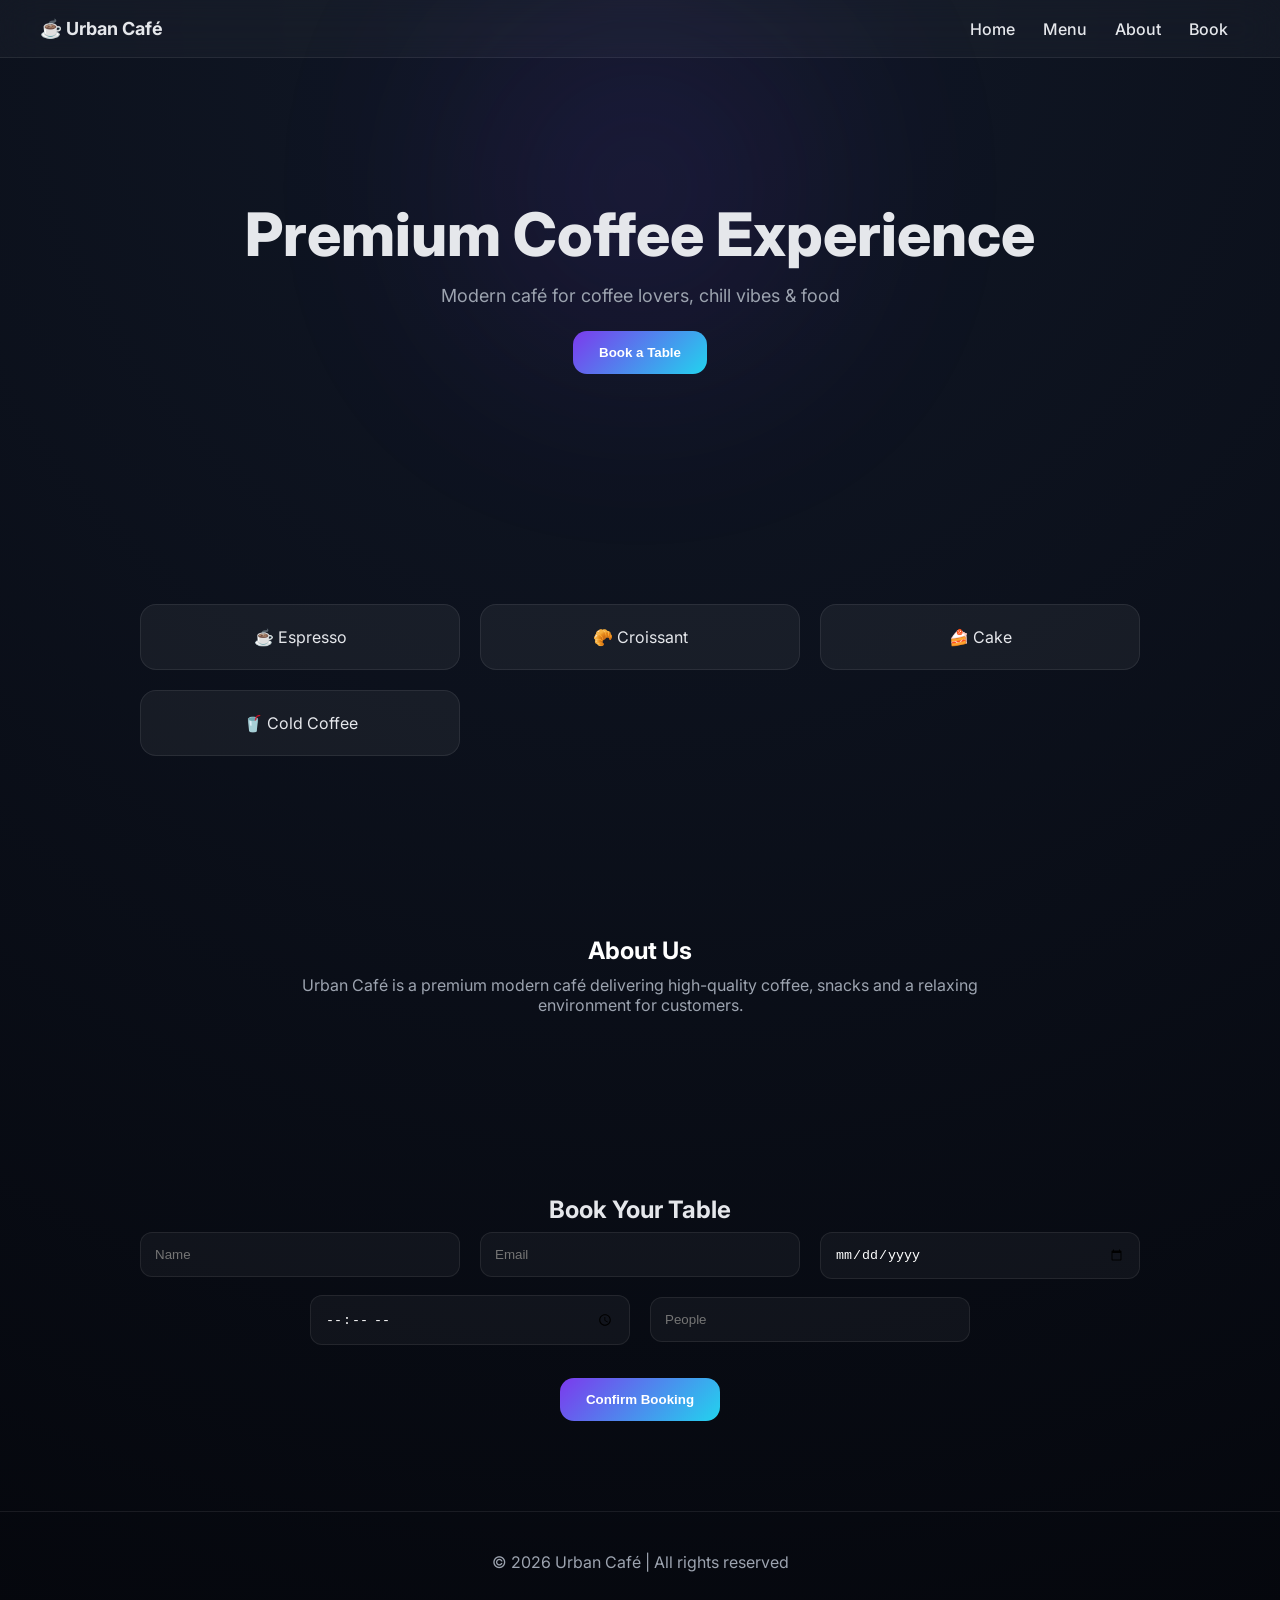
<file: index.html>
<!DOCTYPE html>
<html lang="en">
<head>
<meta charset="UTF-8">
<title>Urban Café</title>

<style>
@import url('https://fonts.googleapis.com/css2?family=Inter:wght@300;400;500;600;700&display=swap');

:root{
  --bg:#05070d;
  --text:#e5e7eb;
  --muted:#9ca3af;
  --card:rgba(255,255,255,0.05);
  --border:rgba(255,255,255,0.08);
  --accent1:#7c3aed;
  --accent2:#22d3ee;
}

*{
  margin:0;
  padding:0;
  box-sizing:border-box;
}

body{
  font-family:Inter;
  background: radial-gradient(circle at top,#111827,var(--bg));
  color:var(--text);
  overflow-x:hidden;
}

/* NAVBAR */
header{
  display:flex;
  justify-content:space-between;
  align-items:center;
  padding:18px 40px;

  position:sticky;
  top:0;

  backdrop-filter:blur(20px);
  background:rgba(255,255,255,0.03);
  border-bottom:1px solid var(--border);
}

.logo{
  font-weight:700;
  font-size:18px;
}

nav a{
  margin:0 12px;
  text-decoration:none;
  color:var(--text);
  font-weight:500;
  transition:0.3s;
}

nav a:hover{
  color:var(--accent2);
}

/* HERO */
.hero{
  text-align:center;
  padding:140px 20px;
  position:relative;
}

.hero::before{
  content:"";
  position:absolute;
  width:500px;
  height:500px;
  background:radial-gradient(circle,var(--accent1),transparent 60%);
  filter:blur(120px);
  top:-120px;
  left:50%;
  transform:translateX(-50%);
  opacity:0.25;
  z-index:-1;
}

.hero h1{
  font-size:60px;
  font-weight:800;
}

.hero p{
  margin-top:15px;
  color:var(--muted);
  font-size:18px;
}

/* BUTTON */
button{
  margin-top:25px;
  padding:14px 26px;
  border:none;
  border-radius:14px;

  background:linear-gradient(135deg,var(--accent1),var(--accent2));
  color:white;
  font-weight:600;
  cursor:pointer;

  transition:0.3s;
}

button:hover{
  transform:translateY(-4px);
}

/* SECTION */
section{
  padding:90px 20px;
}

/* CARDS */
.grid{
  display:grid;
  grid-template-columns:repeat(auto-fit,minmax(240px,1fr));
  gap:20px;
  max-width:1000px;
  margin:auto;
}

.card{
  background:var(--card);
  border:1px solid var(--border);
  padding:22px;
  border-radius:16px;
  text-align:center;

  transition:0.3s;
}

.card:hover{
  transform:translateY(-10px);
  border-color:rgba(34,211,238,0.4);
}

/* ABOUT */
.about{
  max-width:800px;
  margin:auto;
  text-align:center;
  color:var(--muted);
}

.about h2{
  color:white;
  margin-bottom:10px;
}

/* BOOKING */
.booking{
  text-align:center;
}

input{
  width:320px;
  padding:14px;
  margin:8px;
  border-radius:12px;

  background:rgba(255,255,255,0.04);
  border:1px solid var(--border);
  color:white;
  outline:none;
}

input:focus{
  border-color:var(--accent2);
  box-shadow:0 0 0 3px rgba(34,211,238,0.15);
}

/* FOOTER */
footer{
  text-align:center;
  padding:40px;
  color:var(--muted);
  border-top:1px solid var(--border);
}

/* ANIMATION */
.fade{
  opacity:0;
  transform:translateY(40px);
  transition:0.8s;
}

.fade.show{
  opacity:1;
  transform:translateY(0);
}
</style>
</head>

<body>

<header>
<div class="logo">☕ Urban Café</div>

<nav>
  <a href="#home">Home</a>
  <a href="#menu">Menu</a>
  <a href="#about">About</a>
  <a href="#book">Book</a>
</nav>
</header>

<!-- HERO -->
<section id="home" class="hero fade">
  <h1>Premium Coffee Experience</h1>
  <p>Modern café for coffee lovers, chill vibes & food</p>

  <button onclick="document.getElementById('book').scrollIntoView({behavior:'smooth'})">
    Book a Table
  </button>
</section>

<!-- MENU -->
<section id="menu" class="fade">
  <div class="grid">
    <div class="card">☕ Espresso</div>
    <div class="card">🥐 Croissant</div>
    <div class="card">🍰 Cake</div>
    <div class="card">🥤 Cold Coffee</div>
  </div>
</section>

<!-- ABOUT -->
<section id="about" class="about fade">
  <h2>About Us</h2>
  <p>
    Urban Café is a premium modern café delivering high-quality coffee,
    snacks and a relaxing environment for customers.
  </p>
</section>

<!-- BOOKING -->
<section id="book" class="booking fade">
  <h2>Book Your Table</h2>

  <form id="bookingForm">
    <input type="text" placeholder="Name" required>
    <input type="email" placeholder="Email" required>
    <input type="date" required>
    <input type="time" required>
    <input type="number" placeholder="People" required>

    <br>
    <button type="submit">Confirm Booking</button>
  </form>
</section>

<!-- FOOTER -->
<footer>
© 2026 Urban Café | All rights reserved
</footer>

<script>
// animation
const elements = document.querySelectorAll(".fade");

window.addEventListener("scroll", () => {
  elements.forEach(el => {
    if(el.getBoundingClientRect().top < window.innerHeight - 100){
      el.classList.add("show");
    }
  });
});

// booking API
document.getElementById("bookingForm").addEventListener("submit", async (e)=>{
  e.preventDefault();

  const data = {
    name:e.target[0].value,
    email:e.target[1].value,
    date:e.target[2].value,
    time:e.target[3].value,
    people:e.target[4].value
  };

  await fetch("http://localhost:5000/book",{
    method:"POST",
    headers:{"Content-Type":"application/json"},
    body:JSON.stringify(data)
  });

  alert("Booking successful 🍽️");
  e.target.reset();
});
</script>

</body>
</html>
</file>
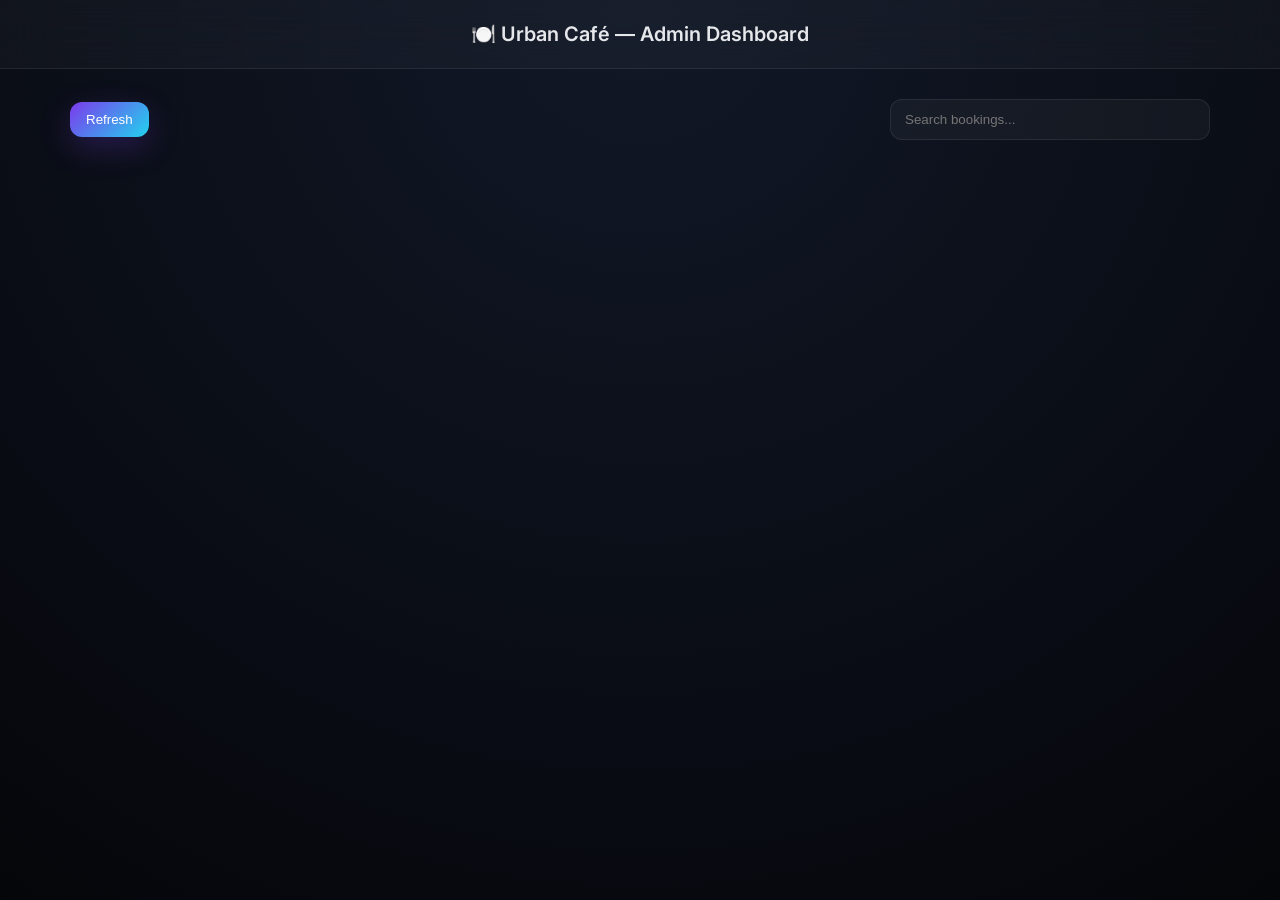
<file: admin.html>
<!DOCTYPE html>
<html lang="en">
<head>
<meta charset="UTF-8">
<title>Admin Dashboard</title>

<style>
@import url('https://fonts.googleapis.com/css2?family=Inter:wght@300;400;500;600;700&display=swap');

:root {
  --bg1: #05060a;
  --bg2: #0b1220;
  --card: rgba(255,255,255,0.06);
  --border: rgba(255,255,255,0.08);
  --text: #e5e7eb;
  --muted: #9ca3af;
  --accent1: #7c3aed;
  --accent2: #22d3ee;
}

* {
  margin: 0;
  padding: 0;
  box-sizing: border-box;
}

body {
  font-family: "Inter", sans-serif;
  background: radial-gradient(circle at top, #111827, var(--bg1));
  color: var(--text);
  min-height: 100vh;
}

/* ===== TOP HEADER (APPLE STYLE) ===== */
header {
  padding: 22px 30px;
  text-align: center;
  font-size: 20px;
  font-weight: 600;

  backdrop-filter: blur(20px);
  background: rgba(255,255,255,0.03);
  border-bottom: 1px solid var(--border);
}

/* ===== WRAPPER ===== */
.container {
  padding: 30px;
  max-width: 1200px;
  margin: auto;
}

/* ===== TOP BAR ===== */
.topbar {
  display: flex;
  justify-content: space-between;
  align-items: center;
  margin-bottom: 25px;
  gap: 15px;
}

/* BUTTON (APPLE STYLE) */
button {
  padding: 10px 16px;
  border-radius: 12px;
  border: none;
  cursor: pointer;
  font-weight: 500;
  color: white;

  background: linear-gradient(135deg, var(--accent1), var(--accent2));
  box-shadow: 0 10px 30px rgba(124,58,237,0.25);

  transition: all 0.25s ease;
}

button:hover {
  transform: translateY(-3px);
  box-shadow: 0 15px 40px rgba(34,211,238,0.25);
}

/* SEARCH BAR (APPLE CLEAN STYLE) */
input {
  flex: 1;
  max-width: 320px;
  padding: 12px 14px;
  border-radius: 12px;

  background: rgba(255,255,255,0.04);
  border: 1px solid var(--border);

  color: white;
  outline: none;

  transition: 0.3s;
}

input:focus {
  border-color: var(--accent2);
  box-shadow: 0 0 0 3px rgba(34,211,238,0.15);
}

/* ===== GRID ===== */
.grid {
  display: grid;
  grid-template-columns: repeat(auto-fit, minmax(300px, 1fr));
  gap: 20px;
}

/* ===== CARD (APPLE GLASS STYLE) ===== */
.card {
  position: relative;
  padding: 20px;
  border-radius: 18px;

  background: rgba(255,255,255,0.04);
  border: 1px solid var(--border);

  backdrop-filter: blur(16px);

  transition: all 0.3s ease;

  overflow: hidden;
}

.card:hover {
  transform: translateY(-10px);
  border-color: rgba(34,211,238,0.35);
}

/* LIGHT GLOW EFFECT */
.card::before {
  content: "";
  position: absolute;
  top: -50%;
  left: -50%;
  width: 200%;
  height: 200%;

  background: radial-gradient(circle,
    rgba(124,58,237,0.15),
    transparent 60%
  );

  transform: rotate(25deg);
}

/* BADGE (APPLE STYLE TAG) */
.badge {
  display: inline-block;
  padding: 5px 10px;
  font-size: 11px;

  border-radius: 999px;
  background: rgba(34,211,238,0.12);
  color: #22d3ee;

  margin-bottom: 12px;
}

/* TEXT HIERARCHY */
p {
  margin: 6px 0;
  font-size: 14px;
  color: var(--muted);
}

p b {
  color: var(--text);
}

/* SCROLL SMOOTH FEEL */
html {
  scroll-behavior: smooth;
}

/* MOBILE */
@media (max-width: 768px) {
  .topbar {
    flex-direction: column;
  }

  input {
    width: 100%;
  }
}
</style>
</head>

<body>

<header>
🍽️ Urban Café — Admin Dashboard
</header>

<div class="container">

  <div class="topbar">
    <button onclick="loadBookings()">Refresh</button>
    <input type="text" id="search" placeholder="Search bookings..." onkeyup="filterBookings()">
  </div>

  <div id="grid" class="grid"></div>

</div>

<script>
let bookingsData = [];

async function loadBookings() {
  const res = await fetch("http://localhost:5000/bookings");
  bookingsData = await res.json();
  render(bookingsData);
}

function render(data) {
  const grid = document.getElementById("grid");
  grid.innerHTML = "";

  data.forEach(b => {
    const card = document.createElement("div");
    card.className = "card";

    card.innerHTML = `
      <div class="badge">New Booking</div>
      <p><b>Name:</b> ${b.name}</p>
      <p><b>Email:</b> ${b.email}</p>
      <p><b>Date:</b> ${b.date}</p>
      <p><b>Time:</b> ${b.time}</p>
      <p><b>People:</b> ${b.people}</p>
    `;

    grid.appendChild(card);
  });
}

function filterBookings() {
  const value = document.getElementById("search").value.toLowerCase();

  const filtered = bookingsData.filter(b =>
    b.name.toLowerCase().includes(value)
  );

  render(filtered);
}

loadBookings();
</script>

</body>
</html>
</file>
